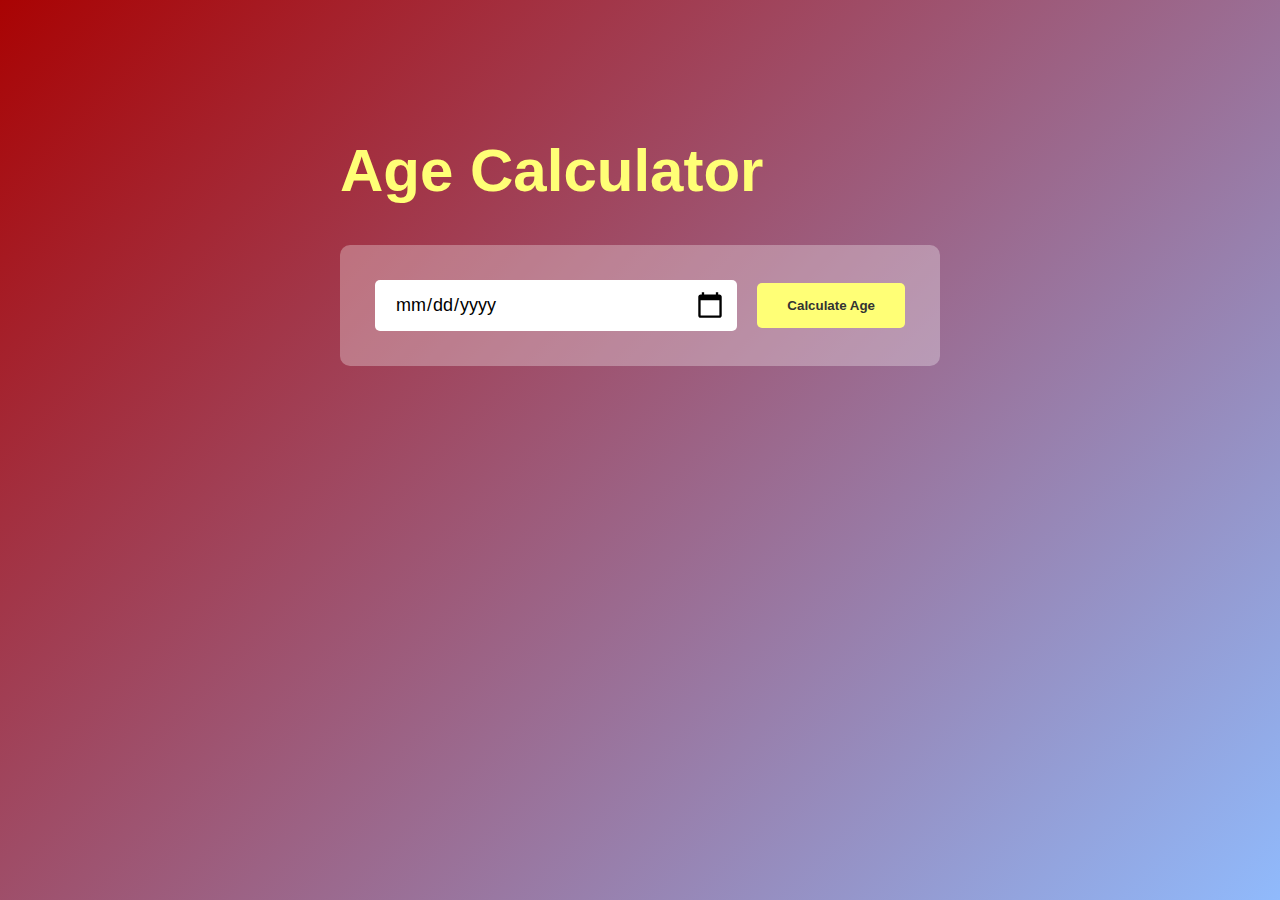
<file: Web Development/Age Calculator/index.html>
<!DOCTYPE html>
<html lang="en">

<head>
    <meta charset="UTF-8">
    <meta http-equiv="X-UA-Compatible" content="IE=edge">
    <meta name="viewport" content="width=device-width, initial-scale=1.0">
    <title>An Age Calculator</title>
    <link rel="stylesheet" href="style.css">
    <meta name="google-site-verification" content="iNzSj2wvdEOVu1PtrK5FfEiu_teOG2LQn5i3kg-xozQ" />

</head>

<body>
    <div class="container">
        <div class="calculator">
            <h1><span> Age Calculator </span></h1>


            <div class="input-box">
                <input type="date" id="date">
                <button onclick="calculateAge()">Calculate Age</button>
            </div>
            <p id="result"></p>
        </div>
    </div>

    <script src="script.js"></script>
</body>

</html>
</file>
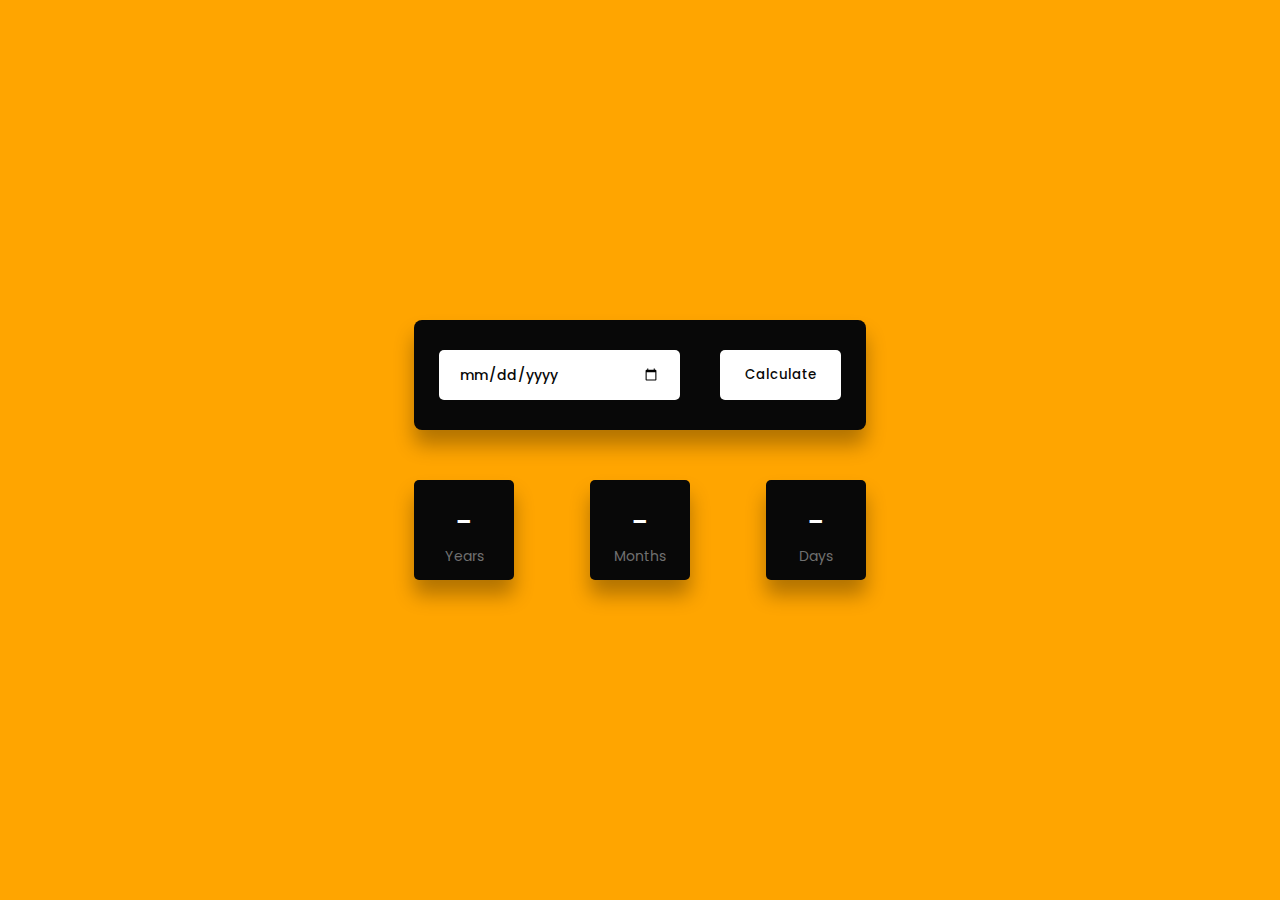
<file: Web Development/Age Calculator2/index.html>
<html lang="en">

<head>
    <title>Age Calculator</title>
    <!--Google Font-->
    <link rel="preconnect" href="https://fonts.gstatic.com">
    <link href="https://fonts.googleapis.com/css2?family=Poppins:wght@400;500&display=swap" rel="stylesheet">
    <!--Stylesheet-->
    <link rel="stylesheet" href="style.css">
</head>

<body>
    <div class="container">
        <div class="inputs-wrapper">
            <input type="date" id="date-input">
            <button onclick="ageCalculate()">Calculate</button>
        </div>
        <div class="outputs-wrapper">
            <div>
                <span id="years">
                    -
                </span>
                <p>
                    Years
                </p>
            </div>
            <div>
                <span id="months">
                    -
                </span>
                <p>
                    Months
                </p>
            </div>
            <div>
                <span id="days">
                    -
                </span>
                <p>
                    Days
                </p>
            </div>
        </div>
    </div>
    <script src="script.js"></script>
</body>

</html>
</file>
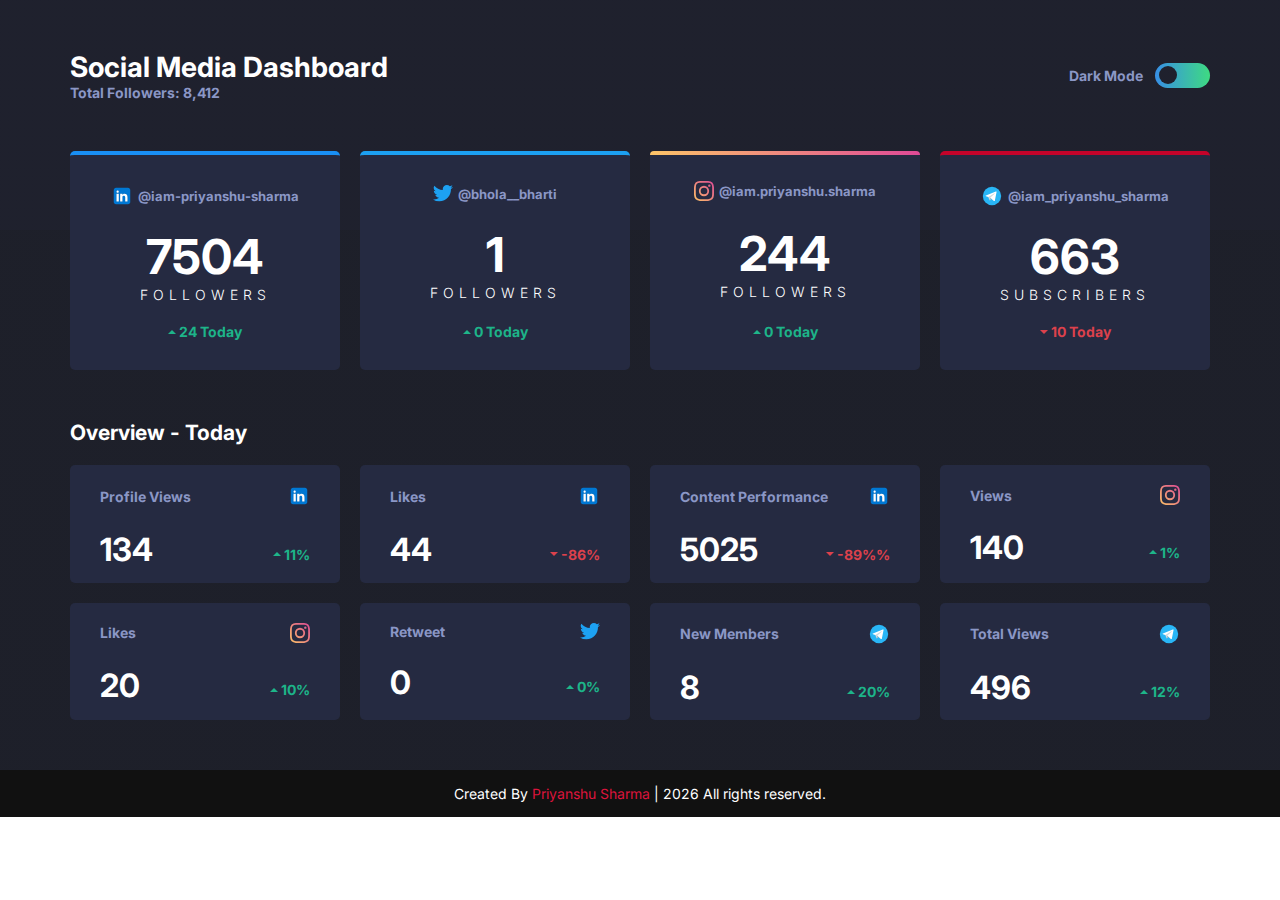
<file: Web Development/Social Media Dashboard/index.html>
<!DOCTYPE html>
<html lang="en">

<head>
  <meta charset="UTF-8">
  <meta name="viewport" content="width=device-width, initial-scale=1.0">
  <!-- displays site properly based on user's device -->

  <!-- Favicon -->
  <link rel="icon" type="image/png" sizes="32x32" href="./images/favicon-32x32.png">

  <!-- Main Stylesheet Source -->
  <link rel=" stylesheet" href="style.css">

  <!-- Inter Google Font -->
  <link href="https://fonts.googleapis.com/css2?family=Inter:wght@400;700&display=swap" rel="stylesheet">

  <title>Frontend Mentor | Social Media Dashboard | Priyanshu Sharma</title>

</head>

<body class="dark">
  <!-- Main Container -->
  <div class="contianer">
    <!-- Header Area -->
    <div class="header">
      <div class="header-left">
        <h1 class="header-heading">Social Media Dashboard</h1>
        <p class="total-followers">Total Followers: 8,412</p>
      </div>
      <div class="header-right">
        <div class="dark-mode-title">
          <p>Dark Mode</p>
        </div>
        <div class="dark-mode-toggle">
          <label class="switch">
            <input id="toggleSwitch" type="checkbox" class="toggle-switch">
            <span class="slider round"></span>
          </label>
        </div>
      </div>
    </div>

    <!-- Total Summary Area -->
    <div class="summary">
      <div class="cards">
        <div class="card">
          <div class="usern-info">
            <img src="./images/icons8-linkedin.svg" alt="linkedin">
            <span class="username">@iam-priyanshu-sharma</span>
          </div>
          <div class="followers">
            <h2>7504</h2>
            <span>FOLLOWERS</span>
          </div>
          <span class="todays-stats">
            <img src="./images/icon-up.svg" alt="up">
            24 Today
          </span>
        </div>
        <div class="card">
          <div class="usern-info">
            <img src="./images/icon-twitter.svg" alt="twitter">
            <span class="username">@bhola__bharti</span>
          </div>
          <div class="followers">
            <h2>1</h2>
            <span>FOLLOWERS</span>
          </div>
          <span class="todays-stats"><img src="./images/icon-up.svg" alt="up"> 0 Today</span>
        </div>
        <div class="card">
          <div class="usern-info">
            <img src="./images/icon-instagram.svg" alt="instagram>
            <span class="username">@iam.priyanshu.sharma</span>
          </div>
          <div class="followers">
            <h2>244</h2>
            <span>FOLLOWERS</span>
          </div>
          <span class="todays-stats"><img src="./images/icon-up.svg" alt="up"> 0 Today</span>
        </div>
        <div class="card">
          <div class="usern-info">
            <img src="./images/icons8-telegram.svg" alt="telegram">
            <span class="username">@iam_priyanshu_sharma</span>
          </div>
          <div class="followers">
            <h2>663</h2>
            <span>SUBSCRIBERS</span>
          </div>
          <span class="todays-stats-down"><img src="./images/icon-down.svg" alt="down"> 10 Today</span>
        </div>

      </div>
    </div>

    <!-- Overview Area -->
    <div class="overview">
      <h2>Overview - Today</h2>
      <div class="cards">
        <div class="card-overview">
          <div class="card-items">
            <div class="card-top">
              <p class="card-title">Profile Views</p>
              <img class="social-icons" src="./images/icons8-linkedin.svg" alt="facebook">
            </div>
            <div class="card-bottom">
              <h3 class="number">
                134
              </h3>
              <div class="rate">
                <img src="./images/icon-up.svg" alt="up">
                <span class="rate-up">11%</span>
              </div>
            </div>
          </div>
        </div>
        <div class="card-overview">

          <div class="card-items">
            <div class="card-top">
              <p class="card-title">Likes</p>
              <img class="social-icons" src="./images/icons8-linkedin.svg" alt="facebook">
            </div>
            <div class="card-bottom">
              <h3 class="number">
                44
              </h3>
              <div class="rate">
                <img src="./images/icon-down.svg" alt="down">
                <span class="rate-down">-86%</span>
              </div>
            </div>
          </div>
        </div>
        <div class="card-overview">
          <div class="card-items">
            <div class="card-top">
              <p class="card-title">Content Performance</p>
              <img class="social-icons" src="./images/icons8-linkedin.svg" alt="instagram">
            </div>
            <div class="card-bottom">
              <h3 class="number">
                5025
              </h3>
              <div class="rate">
                <img src="./images/icon-down.svg" alt="down">
                <span class="rate-down">-89%%</span>
              </div>
            </div>
          </div>
        </div>
        <div class="card-overview">
          <div class="card-items">
            <div class="card-top">
              <p class="card-title">Views</p>
              <img class="social-icons" src="./images/icon-instagram.svg" alt="instagram">
            </div>
            <div class="card-bottom">
              <h3 class="number">
                140
              </h3>
              <div class="rate">
                <img src="./images/icon-up.svg" alt="up">
                <span class="rate-up">1%</span>
              </div>
            </div>
          </div>
        </div>
        <div class="card-overview">
          <div class="card-items">
            <div class="card-top">
              <p class="card-title">Likes</p>
              <img class="social-icons" src="./images/icon-instagram.svg" alt="twitter">
            </div>
            <div class="card-bottom">
              <h3 class="number">
                20
              </h3>
              <div class="rate">
                <img src="./images/icon-up.svg" alt="up">
                <span class="rate-up">10%</span>
              </div>
            </div>
          </div>
        </div>
        <div class="card-overview">
          <div class="card-items">
            <div class="card-top">
              <p class="card-title">Retweet</p>
              <img class="social-icons" src="./images/icon-twitter.svg" alt="twitter">
            </div>
            <div class="card-bottom">
              <h3 class="number">
                0
              </h3>
              <div class="rate">
                <img src="./images/icon-up.svg" alt="up">
                <span class="rate-up">0%</span>
              </div>
            </div>
          </div>
        </div>
        <div class="card-overview">
          <div class="card-items">
            <div class="card-top">
              <p class="card-title">New Members</p>
              <img class="social-icons" src="./images/icons8-telegram.svg" alt="youtube">
            </div>
            <div class="card-bottom">
              <h3 class="number">
                8
              </h3>
              <div class="rate">
                <img src="./images/icon-up.svg" alt="down">
                <span class="rate-up">20%</span>
              </div>
            </div>
          </div>
        </div>
        <div class="card-overview">
          <div class="card-items">
            <div class="card-top">
              <p class="card-title">Total Views</p>
              <img class="social-icons" src="./images/icons8-telegram.svg" alt="youtube">
            </div>
            <div class="card-bottom">
              <h3 class="number">
                496
              </h3>
              <div class="rate">
                <img src="./images/icon-up.svg" alt="down">
                <span class="rate-up">12%</span>
              </div>
            </div>
          </div>
        </div>
      </div>
    </div>
  </div>


  <!-- footer section start -->
    <footer>
        <span>Created By <a href="#">Priyanshu Sharma</a> | <span class="far fa-copyright"></span>
            <script type="text/javascript">
                document.write(new Date().getFullYear());
            </script> All rights
            reserved.
        </span>
    </footer>

  <!-- Main JavaScript Source -->
  <script src="script.js"></script>
</body>

</html>
</file>
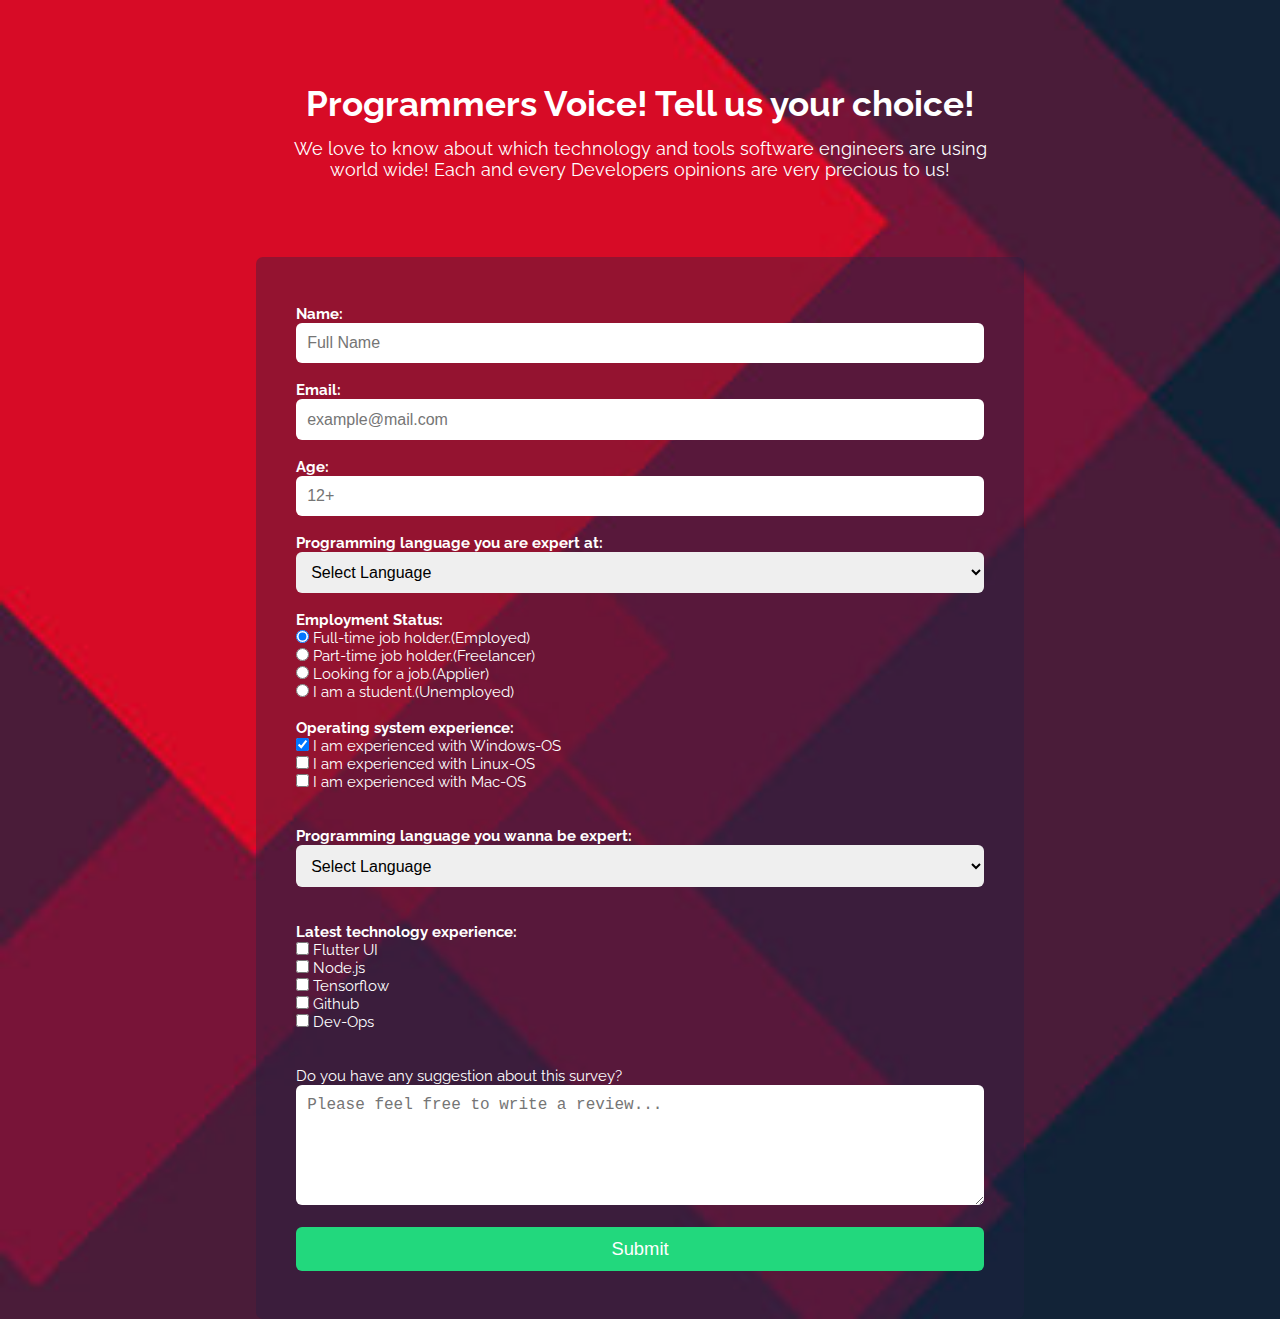
<file: Web Development/Survey Form/index.html>
<!DOCTYPE html>
<html lang="en">

<head>
  <meta charset="UTF-8">
  <meta name="viewport" content="width=device-width, initial-scale=1.0">
  <title>Programmers Survey Form</title>
  <link rel="stylesheet" type="text/css" href="style.css">
</head>

<body>
  <div id="heading">
    <h1 id=title>Programmers Voice! Tell us your choice!</h1>
    <p id="description">We love to know about which technology and tools software engineers are using world wide! Each
      and every Developers opinions are very precious to us!</p>
  </div>
  <div id="main">
    <form id="survey-form">
      <div id="input-fields">
        <label id="name-label"><b>Name:</b></label>
        <input id="name" type="name" name="name" class="form" required placeholder="Full Name"><br>
        <br>
        <label id="email-label"><b>Email:</b></label>
        <input id="email" type="email" name="email" class="form" required placeholder="example@mail.com"><br>
        <br>
        <label id="number-label"><b>Age:</b></label>
        <input id="number" type="number" name="number" class="form" min="5" max="99" placeholder="12+">
      </div>
      <div id="dropdown-div"><br>
        <label id="dropdown-label"><strong>Programming language you are expert at: </strong></label><br>
        <select id="dropdown" name="code-lang" class="form">
          <option value="" disabled selected hidden>Select Language</option>
          <option value="C">C (Programming Language)</option>
          <option value="Python">Python</option>
          <option value="C#">C#</option>
          <option value="php">PHP</option>
          <option value="Js">Java Script</option>
          <option value="Go">Go (Programming Language)</option>
          <option value="ruby">Ruby on rails</option>
          <option value="C++">C++</option>
          <option value="Java">Java</option>
        </select>
      </div>
      <div id="button-area">
        <br>
        <label id="job-label"><b>Employment Status:</b></label><br>
        <input type="radio" class="radio-inline" name="gender" value="employed" checked> Full-time job
        holder.(Employed)<br>
        <input type="radio" class="radio-inline" name="gender" value="freelancer"> Part-time job holder.(Freelancer)<br>
        <input type="radio" class="radio-inline" name="gender" value="applier"> Looking for a job.(Applier)<br>
        <input type="radio" class="radio-inline" name="gender" value="unemployed"> I am a student.(Unemployed)
      </div>
      <div id="button-area"><br>
        <label id="os-label"><b>Operating system experience: </b></label><br>
        <input type="checkbox" name="os1" value="windows" checked> I am experienced with Windows-OS<br>
        <input type="checkbox" name="os2" value="linux"> I am experienced with Linux-OS<br>
        <input type="checkbox" name="0s3" value="mac"> I am experienced with Mac-OS<br>
      </div>

      <div id="dropdown"><br><br>
        <label id="dropdown-label"><strong>Programming language you wanna be expert: </strong></label><br>
        <select id="dropdown" name="code-lang" class="form"><br><br>
          <option value="" disabled selected hidden>Select Language</option>
          <option value="C">C (Programming Language)</option>
          <option value="Python">Python</option>
          <option value="C#">C#</option>
          <option value="php">PHP</option>
          <option value="Js">Java Script</option>
          <option value="Go">Go (Programming Language)</option>
          <option value="ruby">Ruby on rails</option>
          <option value="C++">C++</option>
          <option value="Java">Java</option>
        </select>
      </div>
      <div id="button-area"><br><br>
        <label id="os-label"><b>Latest technology experience:</b></label><br>
        <input type="checkbox" name="tech1" value="flutter"> Flutter UI<br>
        <input type="checkbox" name="tech2" value="nodejs"> Node.js<br>
        <input type="checkbox" name="tech3" value="tnflow"> Tensorflow<br>
        <input type="checkbox" name="tech3" value="git"> Github<br>
        <input type="checkbox" name="tech3" value="devops"> Dev-Ops<br>
      </div>

      <div id="ending"><br><br>
        <label id="comments-label">Do you have any suggestion about this survey?</label><br>
        <textarea style=height:120px; class="form"
          placeholder="Please feel free to write a review..."></textarea><br><br>
        <input id="submit" type="submit" class="form">
      </div>
    </form>
</body>

</html>
</file>
<file: Web Development/Age Calculator/style.css>
* {
    margin: 0;
    padding: 0;
    font-family: 'Poppins', sans-serif;
    box-sizing: border-box;
}

.container {
    width: 100%;
    min-height: 100vh;
    background: linear-gradient(135deg, #a90303, #90bafc);
    color: #ffff76;
    padding: 10px;
}

.calculator {
    width: 100%;
    max-width: 600px;
    margin: 10% auto;
}

.calculator h1 {
    font-size: 60px;
}

.input-box {
    background: rgba(255, 255, 255, 0.3);
    border-radius: 10px;
    margin: 40px 0;
    padding: 35px;
    display: flex;
    align-items: center;
}

.input-box input {
    flex: 1;
    margin-right: 20px;
    padding: 14px 20px;
    border: 0;
    outline: 0;
    font-size: 18px;
    border-radius: 5px;
    position: relative;
}

.input-box button {
    background: #ffff76;
    border: 0;
    outline: 0;
    padding: 15px 30px;
    border-radius: 5px;
    font-weight: bold;
    color: #333;
    cursor: pointer;
    transition: background-color 0.3s;
}

.input-box button:hover {
    background-color: #ffd700;
}

.input-box input::-webkit-calendar-picker-indicator {
    top: 0;
    left: 0;
    right: 0;
    bottom: 0;
    width: auto;
    height: auto;
    position: absolute;
    background-position: calc(100% - 10px);
    background-size: 30px;
    cursor: pointer;
}

#result {
    font: 20px;
}

#result span {
    color: #ffff76;
}

/* Media Queries */

@media only screen and (max-width: 600px) {
    .calculator {
        margin: 20% auto;
    }

    .calculator h1 {
        font-size: 40px;
    }

    .input-box {
        flex-direction: column;
        align-items: flex-start;
        padding: 20px;
    }

    .input-box input {
        margin-bottom: 20px;
    }

    .input-box button {
        width: 100%;
    }
}
</file>
<file: Web Development/Age Calculator2/style.css>
*,
*:before,
*:after {
    padding: 0;
    margin: 0;
    box-sizing: border-box;
}

body {
    background-color: orange;
}

.container {
    width: 40%;
    min-width: 450px;
    position: absolute;
    transform: translate(-50%, -50%);
    left: 50%;
    top: 50%;
    padding: 50px 30px;
}

.container * {
    font-family: "Poppins", sans-serif;
    border: none;
    outline: none;
}

.inputs-wrapper {
    background-color: #080808;
    padding: 30px 25px;
    border-radius: 8px;
    box-shadow: 0 15px 20px rgba(0, 0, 0, 0.3);
    margin-bottom: 50px;
}

input,
button {
    height: 50px;
    background-color: #ffffff;
    color: #080808;
    font-weight: 500;
    border-radius: 5px;
}

input {
    width: 60%;
    padding: 0 20px;
    font-size: 14px;
}

button {
    width: 30%;
    float: right;
}

.outputs-wrapper {
    width: 100%;
    display: flex;
    justify-content: space-between;
}

.outputs-wrapper div {
    height: 100px;
    width: 100px;
    background-color: #080808;
    border-radius: 5px;
    color: #ffffff;
    display: grid;
    place-items: center;
    padding: 20px 0;
    box-shadow: 0 15px 20px rgba(0, 0, 0, 0.3);
}

span {
    font-size: 30px;
    font-weight: 500;
}

p {
    font-size: 14px;
    color: #707070;
    font-weight: 400;
}
</file>
<file: Web Development/Social Media Dashboard/style.css>
:root {
    --lime-green: hsl(163, 72%, 41%);
    --bright-red: hsl(356, 69%, 56%);

    --facebook: hsl(208, 92%, 53%);
    --twitter: hsl(203, 89%, 53%);
    --instagram: linear-gradient(to right, hsl(37, 97%, 70%) 0%, hsl(329, 70%, 58%) 100%);
    --youtube: hsl(348, 97%, 39%);

    /* Light */
    --toggle: hsl(230, 22%, 74%);
    --toggle-hover: linear-gradient(to right, hsl(210, 78%, 56%) 0%, hsl(146, 68%, 55%) 100%);
    --background-linear-light: linear-gradient(to bottom, hsl(225, 100%, 98%) 230px, hsl(0, 0%, 100%) 0);
    --top-bg-pattern: hsl(225, 100%, 98%);
    --card-bg: hsl(228deg 28% 20%);
    --primary-text: hsl(0, 0%, 100%);
    --secondary-text-color: hsl(228, 34%, 66%);
    --brightness: brightness(120%);

    /* Dark */
    --background: linear-gradient(to bottom, hsl(232, 19%, 15%) 230px, hsl(230, 17%, 14%) 0%);
    --primary-text-color: hsl(0, 0%, 100%);

}

.light {
    --toggle: hsl(230, 22%, 74%);
    --toggle-hover: linear-gradient(to right, hsl(210, 78%, 56%) 0%, hsl(146, 68%, 55%) 100%);
    --background: linear-gradient(to bottom, hsl(225, 100%, 98%) 230px, hsl(0, 0%, 100%) 0);
    --top-bg-pattern: hsl(225, 100%, 98%);
    --card-bg: hsl(227, 47%, 96%);
    --primary-text: hsl(230, 17%, 14%);
    --secondary-text-color: hsl(228, 12%, 44%);
    --brightness: brightness(85%);
}

* {
    margin: 0;
    padding: 0;
    box-sizing: border-box;
    font-family: 'Inter',
        sans-serif;
}

body {
    font-size: 14px;
    font-family: 'Inter',
        sans-serif;
    background: var(--background);
    background-repeat: no-repeat;
    background-size: cover;
    color: var(--primary-text);
}

h1,
h2,
h3,
h4,
h5,
h6 {
    transition: .3s !important;
}


/* Main Container Styling */

.contianer {
    max-width: 1140px;
    height: 100%;
    margin: 50px auto;
}

/* Header Section */
.header {
    display: flex;
    flex-flow: row;
    justify-content: space-between;
    margin-bottom: 2.5rem;
}

.header-left h1 {
    color: var(--primary-text);
    transition: .3s;
}

.header-left .total-followers {
    font-weight: 700;
    transition: .3s;
    color: var(--secondary-text-color);
}

.header-right {
    display: inline-flex;
    flex-flow: row;
    align-items: center;
    flex-wrap: wrap;
    gap: 12px;
    color: var(--secondary-text-color);
    font-weight: 700;
    transition: .3s;
}


/* End Header Section */

/* Cards Section Styling */
.cards {
    display: grid;
    grid-template-columns: repeat(4, 1fr);
    grid-column-gap: 20px;
    grid-row-gap: 20px;
}

.card {
    padding: 30px 40px;
    background: var(--card-bg);
    border-radius: 5px;
    display: flex;
    justify-content: space-between;
    align-items: center;
    flex-flow: column;
    text-align: center;
    border-top: 4px solid var(--facebook);
    position: relative;
}

/* Cards Custom Border */
.card:nth-child(2) {
    border-top: 4px solid var(--twitter);
}

.card:nth-child(3) {
    border: none;
}

.card:nth-child(3)::before {
    content: '';
    width: 100%;
    height: 4px;
    position: absolute;
    top: 0;
    left: 0;
    background: var(--instagram);
    border-top-left-radius: 10px;
    border-top-right-radius: 10px;
}

.card:nth-child(4) {
    border-top: 4px solid var(--youtube);
}

/* End Cards Custom Border */

.card:hover,
.card-overview:hover {
    filter: var(--brightness);
    transition: .3s;
    transform: translateY(-5px);
    cursor: pointer;
}

.card-overview {
    padding: 20px 30px;
    background: var(--card-bg);
    border-radius: 5px;
}

/* Summary Section Styling */
.summary {
    margin: 50px auto;
}

.usern-info {
    display: flex;
    flex-flow: row;
    align-items: center;
    flex-wrap: wrap;
    gap: 5px;
    font-weight: 700;
    color: var(--secondary-text-color);
    font-size: 13px;
}

.followers {
    margin: 20px auto;
}

.followers h2 {
    font-size: 3rem;
    color: var(--primary-text);
    transition: color 1.3s;
}

.followers span {
    letter-spacing: 5px;
    font-weight: 300;
}

.todays-stats {
    display: inline;
    color: var(--lime-green);
    align-items: center;
    font-weight: 700;
}

.todays-stats-down {
    color: var(--bright-red);
    display: inline;
    align-items: center;
    font-weight: 700;
}

.todays-stats img,
.todays-stats-down img {
    margin-bottom: 3px;
}

/* End Summary Section Styling */


/* Overview Section Styling */

.overview h2 {
    color: var(--primary-text);
    margin-bottom: 20px;
}

.card-items {
    display: flex;
    flex-flow: column;
    justify-content: space-between;
    gap: 30px;
}

.card-items h3 {
    font-size: 2rem;
    color: var(--primary-text);
    line-height: 0.8;
}

.card-top,
.card-bottom {
    display: flex;
    justify-content: space-between;
    align-items: center;
}

.card-title {
    font-weight: 700;
    color: var(--secondary-text-color);
}

.rate {
    display: flex;
    justify-content: center;
    align-items: center;
    align-self: flex-end;
    gap: 3px;
}

.rate-up {
    color: var(--lime-green);
    font-weight: 700;
}

.rate-down {
    color: var(--bright-red);
    font-weight: 700;
}

/* End Overview Section Styling */

/* End Main Container Styling */

/* Custom Toggle Switch */
/* The switch - the box around the slider */
.switch {
    position: relative;
    display: inline-block;
    width: 55px;
    height: 25px;
    cursor: pointer;
}

/* Hide default HTML checkbox */
.switch input {
    opacity: 0;
    width: 0;
    height: 0;
}

/* The slider */
.slider {
    position: absolute;
    cursor: pointer;
    top: 0;
    left: 0;
    right: 0;
    bottom: 0;
    background: var(--toggle-hover);
    -webkit-transition: .4s;
    transition: .4s;
}

.slider:before {
    position: absolute;
    content: "";
    height: 18px;
    width: 18px;
    left: 4px;
    bottom: 4px;
    background: var(--background);
    -webkit-transition: .4s;
    transition: .4s;
}

input:checked+.slider {
    background: var(--toggle);
}

input:checked+.slider:hover {
    background: var(--toggle-hover);
}

input:checked+.slider:before {
    -webkit-transform: translateX(29px);
    -ms-transform: translateX(29px);
    transform: translateX(29px);
    background: #ffffff;
}

/* Rounded sliders */
.slider.round {
    border-radius: 34px;
}

.slider.round:before {
    border-radius: 50%;
}

/* footer section styling */
footer {
    background: #111;
    padding: 15px 23px;
    color: #fff;
    text-align: center;
}

footer span a {
    color: crimson;
    text-decoration: none;
}

footer span a:hover {
    text-decoration: underline;
}


/* Responsive Media Queries */

/* Extra small devices (portrait phones, less than 576px) */
@media (max-width: 575.98px) {
    .contianer {
        max-width: 90%;
    }

    .header {
        flex-flow: column;
        gap: 50px;
    }

    .header-heading {
        font-size: 1rem;
    }

    .header-left {
        position: relative;
    }

    /* Horizontal Line After Between two Header Content */
    .header-left::after {
        content: '';
        width: 100%;
        height: 1px;
        position: absolute;
        bottom: -50%;
        left: 0;
        background: var(--secondary-text-color);
        opacity: 0.5;
    }

    .header-right {
        justify-content: space-between;
    }

    .cards {
        grid-template-columns: repeat(1, 1fr);
    }
}

/* Small devices (landscape phones, 576px and up) */
@media (min-width: 576px) and (max-width: 767.98px) {
    .contianer {
        max-width: 90%;
    }

    .header {
        flex-flow: column;
        gap: 50px;
    }

    .header-left {
        position: relative;
    }

    /* Horizontal Line After Between two Header Content */
    .header-left::after {
        content: '';
        width: 100%;
        height: 1px;
        position: absolute;
        bottom: -50%;
        left: 0;
        background: var(--secondary-text-color);
        opacity: 0.5;
    }

    .header-right {
        justify-content: space-between;
    }

    .cards {
        grid-template-columns: repeat(1, 1fr);
    }
}

/* Medium devices (tablets, 768px and up) */
@media (min-width: 768px) and (max-width: 991.98px) {
    .contianer {
        max-width: 80%;
    }

    .cards {
        grid-template-columns: repeat(2, 1fr);
    }
}

/* Large devices (desktops, 992px and up) */
@media (min-width: 992px) and (max-width: 1199.98px) {
    .contianer {
        max-width: 80%;
    }

    .cards {
        grid-template-columns: repeat(2, 1fr);
    }
}
</file>
<file: Web Development/Survey Form/style.css>
/* google font */
@import url('https://fonts.googleapis.com/css2?family=Raleway&display=swap');

/* css reset */
* {
  margin: 0;
  padding: 0;
  box-sizing: border-box;
}

body {
  font-family: 'Raleway', sans-serif;
  background-image: url("images/Background.jpg");
  width: 100%;
  height: auto;
  background-repeat: no-repeat;
  background-size: cover;
  color: #fff;
  font-size: 1.2vw;
}

#heading {
  max-width: 750px;
  margin: 4rem auto;
  padding: .6rem;
}

#main {
  padding: 0% 20% 0% 20%;
}

#title {
  font-size: 2.2rem;
  text-align: center;
  line-height: 1.2;
  padding: .6rem;
}

#description {
  font-size: 1.1rem;
  text-align: center;
  padding: .2rem;
}

#survey-form {
  background-color: #2222425d;
  padding: 3rem 2.5rem;
  border-radius: 7px;
}

#submit {
  background: #22d87d;
  color: #fff;
  padding: .7rem;
  font-size: 1.15rem;
  cursor: pointer;
}

#submit:hover {
  background: rgb(9, 168, 89);
}

.form {
  width: 100%;
  padding: .7rem;
  border-radius: 6px;
  font-size: 1.0rem;
  border: none;
}

@media only screen and (max-width:480px) {

  #main {
    padding: 0% 0% 0% 0%;
  }
}
</file>
